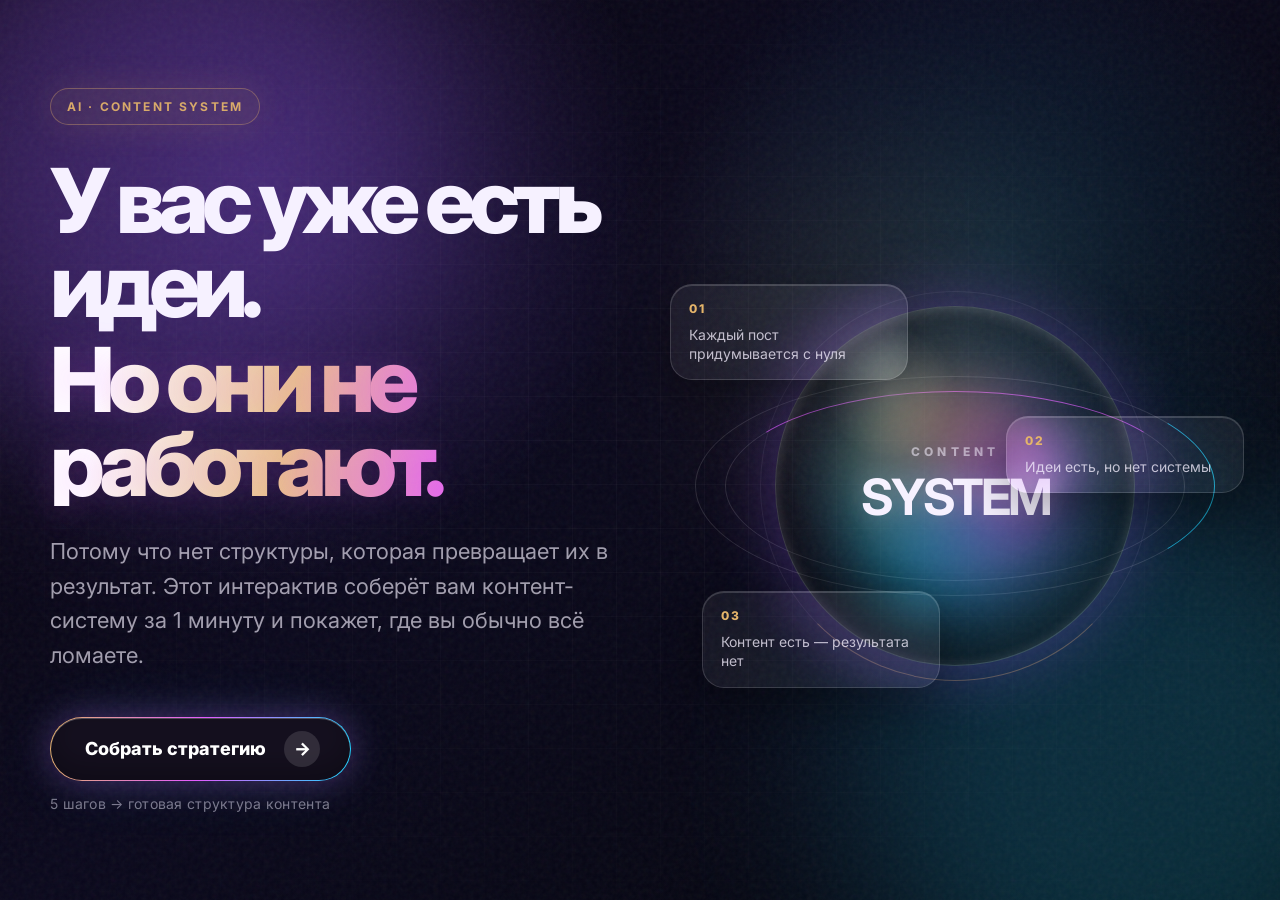
<file: index.html>
<!DOCTYPE html>
<html lang="ru">
<head>
  <meta charset="UTF-8" />
  <meta name="viewport" content="width=device-width, initial-scale=1.0" />
  <title>Контент-система</title>
  <link rel="stylesheet" href="styles.css" />
</head>
<body>
  <main class="hero">
    <div class="hero__bg">
      <div class="glow glow--violet"></div>
      <div class="glow glow--blue"></div>
      <div class="glow glow--gold"></div>
      <div class="grid-pattern"></div>
      <div class="noise"></div>
    </div>

    <section class="hero__content">
      <div class="hero__badge">AI · CONTENT SYSTEM</div>

      <div class="hero__layout">
        <div class="hero__text">
          <h1>
            У вас уже есть идеи.
            <span>Но они не работают.</span>
          </h1>

          <p class="hero__subtitle">
            Потому что нет структуры, которая превращает их в результат.
            Этот интерактив соберёт вам контент-систему за 1 минуту
            и покажет, где вы обычно всё ломаете.
          </p>

          <div class="hero__actions">
            <a class="hero__button" href="quiz.html">
              <span>Собрать стратегию</span>
              <span class="button-arrow">→</span>
            </a>
            <p class="hero__note">5 шагов → готовая структура контента</p>
          </div>
        </div>

        <div class="hero__visual" aria-hidden="true">
          <div class="orbit orbit--one"></div>
          <div class="orbit orbit--two"></div>
          <div class="orbit orbit--three"></div>

          <div class="system-core">
            <div class="core-light"></div>
            <div class="core-text">
              <span>CONTENT</span>
              <strong>SYSTEM</strong>
            </div>
          </div>

          <div class="float-card float-card--one">
            <span>01</span>
            Каждый пост придумывается с нуля
          </div>

          <div class="float-card float-card--two">
            <span>02</span>
            Идеи есть, но нет системы
          </div>

          <div class="float-card float-card--three">
            <span>03</span>
            Контент есть — результата нет
          </div>
        </div>
      </div>
    </section>
  </main>
</body>
</html>
</file>
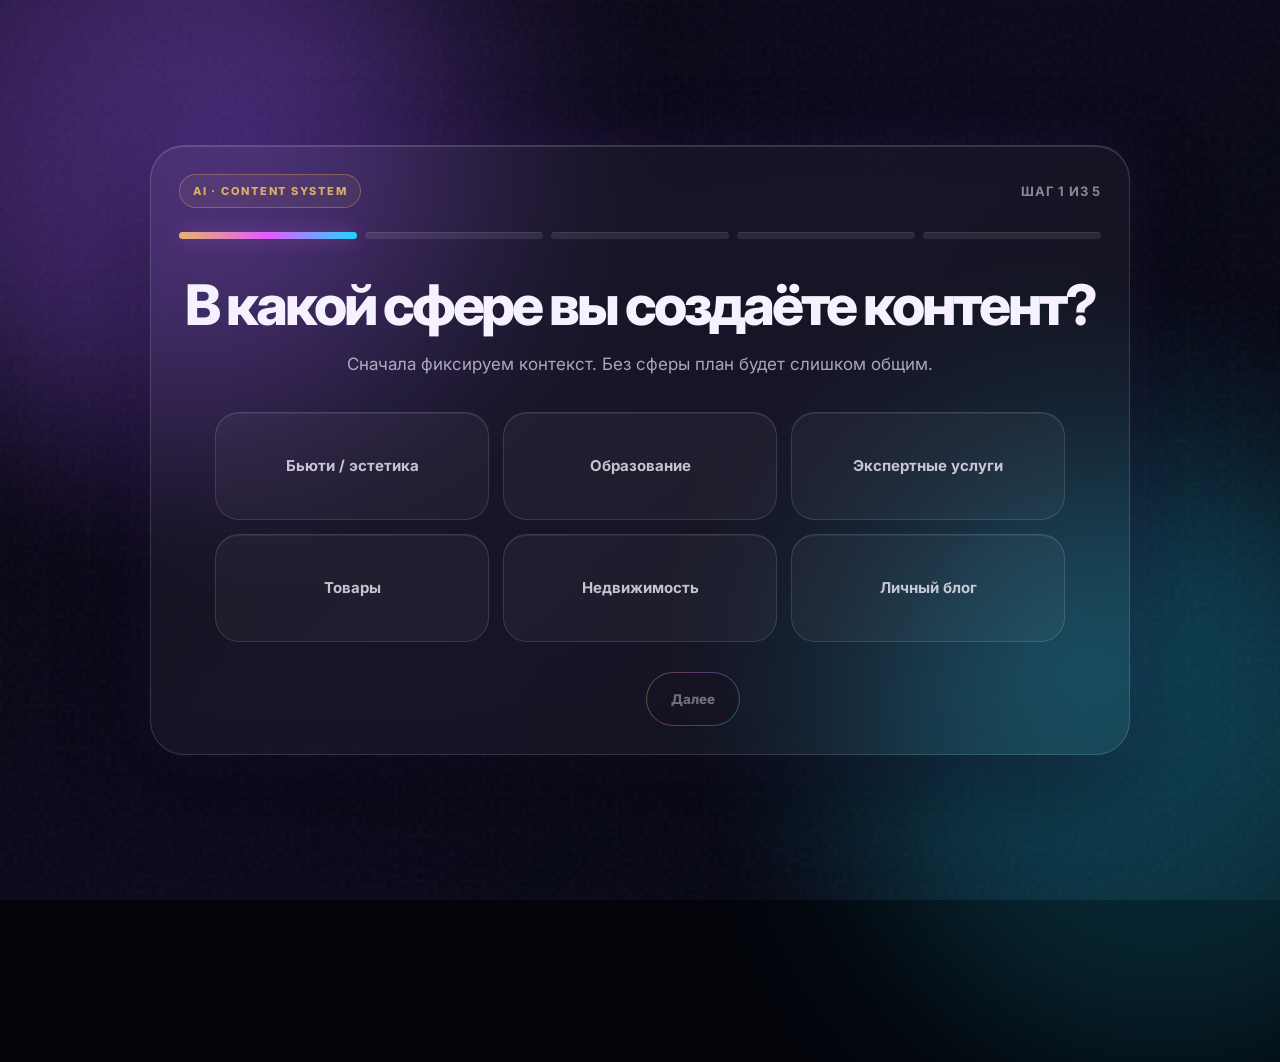
<file: quiz.html>
<!DOCTYPE html>
<html lang="ru">
<head>
  <meta charset="UTF-8" />
  <meta name="viewport" content="width=device-width, initial-scale=1.0" />
  <title>Контент-система — квиз</title>
  <style>
    @import url('https://fonts.googleapis.com/css2?family=Inter:wght@400;500;600;700;800&display=swap');
    :root{--bg:#03040a;--text:#f6f1ff;--muted:rgba(246,241,255,.66);--violet:#9b5cff;--pink:#e35bff;--blue:#20d6ff;--gold:#e4b46a}
    *{box-sizing:border-box}
    body{margin:0;min-height:100vh;font-family:Inter,system-ui,-apple-system,BlinkMacSystemFont,"Segoe UI",sans-serif;color:var(--text);background:var(--bg);overflow-x:hidden}
    .page{position:relative;min-height:100vh;padding:34px 20px;display:flex;align-items:center;justify-content:center;isolation:isolate}
    .bg,.glow,.grid,.noise{position:absolute;inset:0;pointer-events:none}.bg{z-index:-1;background:radial-gradient(circle at 18% 16%,rgba(155,92,255,.22),transparent 34%),radial-gradient(circle at 84% 74%,rgba(32,214,255,.16),transparent 32%),linear-gradient(135deg,#05020b 0%,#09071b 48%,#02040a 100%)}.glow{width:46vw;height:46vw;border-radius:999px;filter:blur(92px);opacity:.42;animation:drift 16s ease-in-out infinite alternate}.glow--one{top:-18%;left:-12%;background:rgba(155,92,255,.58)}.glow--two{inset:auto -14% -18% auto;background:rgba(32,214,255,.4);animation-duration:20s}.grid{background-image:linear-gradient(rgba(255,255,255,.043) 1px,transparent 1px),linear-gradient(90deg,rgba(255,255,255,.043) 1px,transparent 1px);background-size:44px 44px;mask-image:radial-gradient(ellipse 80% 70% at 50% 50%,#000 15%,transparent 100%);opacity:.58}.noise{opacity:.07;background-image:url("data:image/svg+xml,%3Csvg viewBox='0 0 220 220' xmlns='http://www.w3.org/2000/svg'%3E%3Cfilter id='n'%3E%3CfeTurbulence type='fractalNoise' baseFrequency='0.8' numOctaves='3' stitchTiles='stitch'/%3E%3C/filter%3E%3Crect width='220' height='220' filter='url(%23n)' opacity='0.7'/%3E%3C/svg%3E")}
    .quiz,.result{width:min(980px,100%);padding:28px;border-radius:34px;background:rgba(255,255,255,.04);border:1px solid rgba(255,255,255,.14);box-shadow:inset 0 1px 0 rgba(255,255,255,.15),0 30px 90px rgba(0,0,0,.42),0 0 60px rgba(155,92,255,.12);backdrop-filter:blur(20px);animation:appear .7s ease both}
    .top{display:flex;align-items:center;justify-content:space-between;gap:18px;margin-bottom:24px}.badge{width:fit-content;padding:9px 13px;border:1px solid rgba(228,180,106,.34);border-radius:999px;color:rgba(228,180,106,.95);background:rgba(228,180,106,.07);font-size:11px;font-weight:800;letter-spacing:.16em;text-transform:uppercase}.step-text{color:rgba(246,241,255,.52);font-size:13px;font-weight:700;letter-spacing:.06em;text-transform:uppercase}.progress{display:grid;grid-template-columns:repeat(5,1fr);gap:8px;margin-bottom:38px}.progress span{height:7px;border-radius:999px;background:rgba(255,255,255,.09);box-shadow:inset 0 1px 0 rgba(255,255,255,.08);overflow:hidden}.progress span.active,.progress span.done{background:linear-gradient(90deg,var(--gold),var(--pink),var(--blue));box-shadow:0 0 20px rgba(227,91,255,.35)}
    .content{text-align:center;animation:softIn .35s ease both}h1{margin:0;font-size:clamp(30px,4.8vw,56px);line-height:1.03;letter-spacing:-.055em;font-weight:800}.subtitle{margin:16px auto 0;max-width:650px;color:var(--muted);font-size:17px;line-height:1.6}.options{margin:34px auto 0;display:grid;grid-template-columns:repeat(3,1fr);gap:14px;max-width:850px}.option{min-height:108px;padding:20px;border-radius:24px;border:1px solid rgba(255,255,255,.12);background:rgba(255,255,255,.04);color:rgba(246,241,255,.78);display:flex;align-items:center;justify-content:center;text-align:center;cursor:pointer;transition:.25s ease;box-shadow:inset 0 1px 0 rgba(255,255,255,.08);font-weight:700;font-size:15px;font-family:inherit}.option:hover{transform:translateY(-3px);border-color:rgba(227,91,255,.48);color:#fff;box-shadow:0 0 34px rgba(227,91,255,.17)}.option.selected{color:#fff;border-color:rgba(227,91,255,.78);background:linear-gradient(rgba(255,255,255,.08),rgba(255,255,255,.05)) padding-box,linear-gradient(120deg,var(--gold),var(--pink),var(--blue)) border-box;box-shadow:0 0 32px rgba(227,91,255,.25),inset 0 1px 0 rgba(255,255,255,.16)}
    .actions{margin-top:30px;display:flex;align-items:center;justify-content:center;gap:14px;flex-wrap:wrap}button,.link-button,.telegram{border:none;text-decoration:none;font-family:inherit;cursor:pointer;transition:.25s ease}.btn{min-height:54px;padding:0 24px;border-radius:999px;font-weight:800;color:#fff}.btn-primary{background:linear-gradient(#15101f,#15101f) padding-box,linear-gradient(100deg,var(--gold),var(--pink),var(--blue)) border-box;border:1px solid transparent;box-shadow:inset 0 1px 0 rgba(255,255,255,.23),0 0 34px rgba(227,91,255,.22)}.btn-primary:disabled{opacity:.38;cursor:not-allowed;box-shadow:none}.btn-primary:not(:disabled):hover{transform:translateY(-2px) scale(1.02);box-shadow:inset 0 1px 0 rgba(255,255,255,.28),0 0 52px rgba(227,91,255,.34)}.btn-ghost{background:rgba(255,255,255,.055);border:1px solid rgba(255,255,255,.12);color:rgba(246,241,255,.7)}.btn-ghost:hover{color:#fff;border-color:rgba(255,255,255,.24);transform:translateY(-2px)}
    .result{width:min(1080px,100%)}.result-head{text-align:center;max-width:800px;margin:0 auto 28px}.result h1{margin-top:14px;background:linear-gradient(100deg,#fff 10%,#e9c38a 42%,#e35bff 76%,#20d6ff 100%);-webkit-background-clip:text;background-clip:text;color:transparent}.summary{margin:26px auto 0;max-width:860px;display:flex;flex-wrap:wrap;gap:10px;justify-content:center}.chip{padding:10px 14px;border-radius:999px;background:rgba(255,255,255,.055);border:1px solid rgba(255,255,255,.12);color:rgba(246,241,255,.72);font-size:13px}.chip b{color:#fff}.plan{margin-top:30px;display:grid;grid-template-columns:repeat(3,1fr);gap:16px}.plan-card,.risk-card,.cta-card{padding:24px;border-radius:28px;background:rgba(255,255,255,.045);border:1px solid rgba(255,255,255,.12);box-shadow:inset 0 1px 0 rgba(255,255,255,.09)}.plan-card{position:relative;overflow:hidden;min-height:248px}.plan-card::before{content:"";position:absolute;inset:0 0 auto 0;height:3px;background:linear-gradient(90deg,var(--gold),var(--pink),var(--blue));opacity:.82}.day{color:var(--gold);font-size:12px;font-weight:800;letter-spacing:.16em;text-transform:uppercase;margin-bottom:16px}.plan-card h3,.risk-card h2,.cta-card h3{margin:0 0 12px;letter-spacing:-.025em}.plan-card p,.risk-card p,.cta-card p{margin:0;color:rgba(246,241,255,.68);line-height:1.58;font-size:15px}.risk-card{margin-top:18px;background:linear-gradient(135deg,rgba(155,92,255,.15),rgba(227,91,255,.09),rgba(32,214,255,.08));border-color:rgba(227,91,255,.22);text-align:center}.cta-grid{margin-top:18px;display:grid;grid-template-columns:1fr 1fr;gap:16px}.cta-card{text-align:center}.cta-card .word{display:inline-flex;margin:8px 0 16px;padding:7px 12px;border-radius:999px;background:rgba(255,255,255,.08);color:#fff;font-weight:900;letter-spacing:.08em}.telegram{display:inline-flex;align-items:center;justify-content:center;min-height:52px;padding:0 20px;border-radius:999px;color:#fff;font-weight:800;background:linear-gradient(100deg,var(--violet),var(--pink));box-shadow:0 0 34px rgba(227,91,255,.22)}.telegram.alt{background:linear-gradient(100deg,var(--gold),var(--pink),var(--blue))}.telegram:hover{transform:translateY(-2px) scale(1.02);box-shadow:0 0 52px rgba(227,91,255,.34)}.micro-note{margin-top:13px;color:rgba(246,241,255,.55);font-size:13px;line-height:1.45}.micro-note span{color:rgba(246,241,255,.78)}.bottom-actions{margin-top:22px;display:flex;justify-content:center;gap:12px;flex-wrap:wrap}
    @keyframes appear{from{opacity:0;transform:translateY(24px);filter:blur(8px)}to{opacity:1;transform:translateY(0);filter:blur(0)}}@keyframes softIn{from{opacity:0;transform:scale(.98);filter:blur(6px)}to{opacity:1;transform:scale(1);filter:blur(0)}}@keyframes drift{from{transform:translate3d(0,0,0) scale(1)}to{transform:translate3d(42px,-26px,0) scale(1.08)}}
    @media(max-width:820px){.page{align-items:flex-start;padding:20px 14px 28px;min-height:100svh}.quiz,.result{padding:18px;border-radius:26px;background:rgba(255,255,255,.035)}.top{align-items:center;margin-bottom:18px}.badge{font-size:10px;letter-spacing:.12em;padding:8px 10px}.step-text{font-size:11px}.progress{margin-bottom:28px}h1{font-size:clamp(31px,9vw,42px)}.subtitle{font-size:15px;line-height:1.52}.options{grid-template-columns:1fr 1fr;gap:11px;margin-top:28px}.option{min-height:82px;border-radius:20px;font-size:15px;padding:14px 10px}.actions{margin-top:24px}.result-head{margin-bottom:22px}.summary{justify-content:flex-start}.chip{font-size:12px;padding:9px 11px}.plan,.cta-grid{grid-template-columns:1fr}.plan{gap:12px}.plan-card,.risk-card,.cta-card{border-radius:24px;padding:20px}.plan-card{min-height:auto}.plan-card p,.risk-card p,.cta-card p{font-size:14px}.telegram{width:100%}.bottom-actions .btn,.bottom-actions .link-button{width:100%;display:inline-flex;align-items:center;justify-content:center}}
    @media(max-width:430px){.page{padding:18px 10px 26px}.quiz,.result{border-radius:22px;padding:14px;border-left:0;border-right:0}.top{gap:8px}.progress{gap:6px}.options{gap:10px}.option{min-height:78px;font-size:14px}.btn{min-height:50px;padding:0 20px}.plan-card,.risk-card,.cta-card{padding:18px}}
  </style>
</head>
<body>
  <main class="page">
    <div class="bg"><div class="glow glow--one"></div><div class="glow glow--two"></div><div class="grid"></div><div class="noise"></div></div>
    <section class="quiz" id="quizBox">
      <div class="top"><div class="badge">AI · CONTENT SYSTEM</div><div class="step-text" id="stepText">Шаг 1 из 5</div></div>
      <div class="progress" id="progress"></div>
      <div class="content" id="content">
        <h1 id="question"></h1><p class="subtitle" id="subtitle"></p><div class="options" id="options"></div>
        <div class="actions"><button class="btn btn-ghost" id="backBtn" type="button">Назад</button><button class="btn btn-primary" id="nextBtn" type="button" disabled>Далее</button></div>
      </div>
    </section>
  </main>
  <script>
    const telegramUser="tatishablin";
    const steps=[
      {key:"niche",q:"В какой сфере вы создаёте контент?",subtitle:"Сначала фиксируем контекст. Без сферы план будет слишком общим.",options:["Бьюти / эстетика","Образование","Экспертные услуги","Товары","Недвижимость","Личный блог"]},
      {key:"goal",q:"Что сейчас важнее всего?",subtitle:"Цель задаёт логику контента: продавать, вовлекать, усиливать доверие или наводить порядок.",options:["Продажи","Аудитория","Экспертность","Темы"]},
      {key:"format",q:"Какой формат вам ближе?",subtitle:"Лучший формат — тот, который вы сможете делать регулярно, а не героически раз в месяц.",options:["Видео","Текст","Сторис","Карточки"]},
      {key:"platform",q:"Где вы публикуете контент?",subtitle:"Площадка влияет на подачу: Telegram любит смысл, Instagram — визуальный крючок, YouTube — удержание.",options:["Instagram","Telegram","YouTube","VK"]},
      {key:"problem",q:"Что чаще всего мешает?",subtitle:"Это покажет слабое место системы — там чаще всего и ломается результат.",options:["Нет идей","Нет времени","Нет структуры","Нет результата"]}
    ];
    let step=0;const answers={};const progress=document.getElementById("progress"),stepText=document.getElementById("stepText"),question=document.getElementById("question"),subtitle=document.getElementById("subtitle"),options=document.getElementById("options"),nextBtn=document.getElementById("nextBtn"),backBtn=document.getElementById("backBtn");
    function buildProgress(){progress.innerHTML="";steps.forEach((_,i)=>{const dot=document.createElement("span");if(i<step)dot.className="done";if(i===step)dot.className="active";progress.appendChild(dot)})}
    function render(){const current=steps[step];stepText.textContent=`Шаг ${step+1} из ${steps.length}`;question.textContent=current.q;subtitle.textContent=current.subtitle;options.innerHTML="";current.options.forEach(option=>{const card=document.createElement("button");card.type="button";card.className="option";card.textContent=option;if(answers[current.key]===option)card.classList.add("selected");card.addEventListener("click",()=>{answers[current.key]=option;document.querySelectorAll(".option").forEach(item=>item.classList.remove("selected"));card.classList.add("selected");nextBtn.disabled=false});options.appendChild(card)});nextBtn.textContent=step===steps.length-1?"Собрать результат":"Далее";nextBtn.disabled=!answers[current.key];backBtn.style.visibility=step===0?"hidden":"visible";buildProgress()}
    function getPlan(){const niche=answers.niche,format=answers.format,platform=answers.platform,goal=answers.goal;let day1={title:"Пост узнавания",text:`Покажите ситуацию из сферы «${niche}», в которой ваша аудитория узнает себя: сомнение, хаос, желание результата или усталость от попыток разобраться самостоятельно.`},day2={title:"Пост доверия",text:`Раскройте вашу логику через формат «${format}»: почему вы предлагаете именно такой подход, чем он отличается и какой результат помогает получить.`},day3={title:"Пост действия",text:`На площадке ${platform} дайте простой следующий шаг: написать вам, выбрать вариант, забрать материал или пройти мини-разбор.`};if(goal==="Продажи"){day1.title="Боль → решение";day2.title="Доверие через кейс";day3.title="Мягкий оффер"}if(goal==="Аудитория"){day1.title="Миф или жиза";day2.title="Личный взгляд";day3.title="Вовлекающий вопрос"}if(goal==="Экспертность"){day1.title="Ошибка аудитории";day2.title="Разбор логики";day3.title="Мини-инструкция"}if(goal==="Темы"){day1.title="Что волнует аудиторию";day2.title="3 угла подачи";day3.title="Серия контента"}return{day1,day2,day3}}
    function openTelegram(word){const message=encodeURIComponent(word);window.open(`https://t.me/${telegramUser}?text=${message}`,"_blank","noopener,noreferrer")}
    function showResult(){const plan=getPlan();document.querySelector(".page").innerHTML=`
      <div class="bg"><div class="glow glow--one"></div><div class="glow glow--two"></div><div class="grid"></div><div class="noise"></div></div>
      <section class="result">
        <div class="result-head"><div class="badge" style="margin:0 auto;">Ваша контент-система</div><h1>Основа стратегии готова</h1><p class="subtitle">Это не полный контент-план “под ключ”, а рабочая архитектура: от неё уже можно оттолкнуться, чтобы перестать начинать с чистого листа.</p>
          <div class="summary"><div class="chip">Сфера: <b>${answers.niche}</b></div><div class="chip">Фокус: <b>${answers.goal}</b></div><div class="chip">Формат: <b>${answers.format}</b></div><div class="chip">Площадка: <b>${answers.platform}</b></div><div class="chip">Стопор: <b>${answers.problem}</b></div></div>
        </div>
        <div class="plan"><article class="plan-card"><div class="day">День 1</div><h3>${plan.day1.title}</h3><p>${plan.day1.text}</p></article><article class="plan-card"><div class="day">День 2</div><h3>${plan.day2.title}</h3><p>${plan.day2.text}</p></article><article class="plan-card"><div class="day">День 3</div><h3>${plan.day3.title}</h3><p>${plan.day3.text}</p></article></div>
        <div class="risk-card"><h2>И вот где большинство всё ломает</h2><p>Этот план работает только если правильно упаковать подачу. В 90% случаев результат теряется не в идеях, а в первом экране, формулировке смысла и призыве к действию.</p></div>
        <div class="cta-grid">
          <article class="cta-card"><h3>Нужна быстрая вкусняшка?</h3><p>Напишите кодовое слово:</p><div class="word">ИДЕИ</div><p>и получите 10 тем, от которых можно оттолкнуться уже сегодня.</p><br><button class="telegram" type="button" onclick="openTelegram('ИДЕИ')">Получить 10 идей →</button></article>
          <article class="cta-card"><h3>Хотите понять, где всё может сломаться?</h3><p>Напишите кодовое слово:</p><div class="word">РАЗБОР</div><p>и получите разбор слабого места вашей контент-логики.</p><br><button class="telegram alt" type="button" onclick="openTelegram('РАЗБОР')">Понять, где всё ломается →</button><p class="micro-note">Не по шаблону —<br>разбор вашей системы<br><span>и того, где вы теряете результат</span></p></article>
        </div>
        <div class="bottom-actions"><button class="btn btn-ghost" type="button" onclick="location.reload()">Собрать другую стратегию</button><a class="btn btn-ghost link-button" href="index.html" style="display:inline-flex;align-items:center;">Вернуться на первый экран</a></div>
      </section>`}
    nextBtn.addEventListener("click",()=>{const key=steps[step].key;if(!answers[key])return;if(step===steps.length-1){showResult();return}step++;render()});
    backBtn.addEventListener("click",()=>{if(step===0)return;step--;render()});
    render();
  </script>
</body>
</html>
</file>
<file: styles.css>
@import url('https://fonts.googleapis.com/css2?family=Inter:wght@400;500;600;700;800&display=swap');

:root{--bg:#03040a;--text:#f6f1ff;--muted:rgba(246,241,255,.64);--violet:#9b5cff;--pink:#e35bff;--blue:#20d6ff;--gold:#e4b46a}
*{box-sizing:border-box}
html{scroll-behavior:smooth}
body{margin:0;min-height:100vh;font-family:Inter,system-ui,-apple-system,BlinkMacSystemFont,"Segoe UI",sans-serif;color:var(--text);background:var(--bg)}
.hero{position:relative;min-height:100vh;overflow:hidden;display:flex;align-items:center;padding:56px 24px;isolation:isolate}
.hero__bg,.glow,.grid-pattern,.noise{position:absolute;inset:0;pointer-events:none}
.hero__bg{z-index:-1;background:radial-gradient(circle at 20% 20%,rgba(155,92,255,.22),transparent 32%),radial-gradient(circle at 78% 28%,rgba(32,214,255,.13),transparent 28%),linear-gradient(135deg,#05020b 0%,#09071b 42%,#02040a 100%)}
.glow{width:46vw;height:46vw;border-radius:999px;filter:blur(90px);opacity:.44;animation:drift 14s ease-in-out infinite alternate}
.glow--violet{top:-14%;left:-10%;background:rgba(155,92,255,.58)}
.glow--blue{inset:auto -12% -18% auto;background:rgba(32,214,255,.42);animation-duration:18s}
.glow--gold{inset:18% 18% auto auto;width:26vw;height:26vw;background:rgba(228,180,106,.22);animation-duration:20s}
.grid-pattern{background-image:linear-gradient(rgba(255,255,255,.045) 1px,transparent 1px),linear-gradient(90deg,rgba(255,255,255,.045) 1px,transparent 1px);background-size:44px 44px;mask-image:radial-gradient(ellipse 70% 65% at 50% 50%,#000 16%,transparent 100%);opacity:.62}
.noise{opacity:.08;background-image:url("data:image/svg+xml,%3Csvg viewBox='0 0 220 220' xmlns='http://www.w3.org/2000/svg'%3E%3Cfilter id='n'%3E%3CfeTurbulence type='fractalNoise' baseFrequency='0.8' numOctaves='3' stitchTiles='stitch'/%3E%3C/filter%3E%3Crect width='220' height='220' filter='url(%23n)' opacity='0.7'/%3E%3C/svg%3E")}
.hero__content{width:min(1180px,100%);margin:0 auto}
.hero__badge{width:fit-content;margin-bottom:34px;padding:10px 16px;border:1px solid rgba(228,180,106,.34);border-radius:999px;color:rgba(228,180,106,.92);background:rgba(228,180,106,.07);letter-spacing:.18em;font-size:12px;font-weight:700;box-shadow:0 0 36px rgba(228,180,106,.12);animation:appear .8s ease both}
.hero__layout{display:grid;grid-template-columns:minmax(0,1.02fr) minmax(430px,.98fr);gap:58px;align-items:center}
.hero__text h1{margin:0;font-size:clamp(46px,7vw,92px);line-height:.94;letter-spacing:-.075em;font-weight:800;max-width:760px;animation:appear .8s ease .1s both}
.hero__text h1 span{display:block;margin-top:10px;background:linear-gradient(100deg,#fff 10%,#e9c38a 42%,#e35bff 76%,#20d6ff 100%);-webkit-background-clip:text;background-clip:text;color:transparent;text-shadow:0 0 32px rgba(227,91,255,.16)}
.hero__subtitle{margin:28px 0 0;max-width:650px;color:var(--muted);font-size:clamp(17px,2vw,22px);line-height:1.58;animation:appear .8s ease .25s both}
.hero__actions{margin-top:44px;animation:appear .8s ease .45s both}
.hero__button{position:relative;display:inline-flex;align-items:center;gap:18px;min-height:64px;padding:0 30px 0 34px;border-radius:999px;text-decoration:none;color:#fff;font-size:18px;font-weight:800;background:linear-gradient(#15101f,#15101f) padding-box,linear-gradient(100deg,var(--gold),var(--pink),var(--blue)) border-box;border:1px solid transparent;box-shadow:inset 0 1px 0 rgba(255,255,255,.25),inset 0 -12px 28px rgba(0,0,0,.28),0 0 34px rgba(227,91,255,.26),0 0 60px rgba(32,214,255,.13);overflow:hidden;transition:.25s ease}
.hero__button::before{content:"";position:absolute;inset:-80%;background:linear-gradient(110deg,transparent 35%,rgba(255,255,255,.34),transparent 65%);transform:translateX(-45%);animation:shine 3.6s ease-in-out infinite}
.hero__button span{position:relative;z-index:1}
.hero__button:hover{transform:translateY(-3px) scale(1.02);box-shadow:inset 0 1px 0 rgba(255,255,255,.32),inset 0 -12px 28px rgba(0,0,0,.28),0 0 44px rgba(227,91,255,.38),0 0 84px rgba(32,214,255,.2)}
.button-arrow{display:grid;place-items:center;width:36px;height:36px;border-radius:999px;background:rgba(255,255,255,.12)}
.hero__note{margin:14px 0 0;color:rgba(246,241,255,.48);font-size:14px;letter-spacing:.02em}
.hero__visual{position:relative;min-height:560px;display:grid;place-items:center;perspective:1000px;animation:appear .9s ease .3s both}
.system-core{position:relative;width:min(360px,72vw);aspect-ratio:1;border-radius:50%;display:grid;place-items:center;background:radial-gradient(circle at 32% 24%,rgba(255,255,255,.24),transparent 18%),radial-gradient(circle at 50% 50%,rgba(227,91,255,.22),rgba(32,214,255,.08) 42%,rgba(255,255,255,.035) 68%);border:1px solid rgba(255,255,255,.16);box-shadow:inset 0 2px 14px rgba(255,255,255,.18),inset 0 -32px 54px rgba(0,0,0,.32),0 0 70px rgba(155,92,255,.35);animation:float 7s ease-in-out infinite}
.core-light{position:absolute;inset:18%;border-radius:inherit;background:conic-gradient(from 90deg,var(--pink),var(--blue),var(--gold),var(--pink));filter:blur(30px);opacity:.42;animation:spin 12s linear infinite}
.core-text{position:relative;display:grid;gap:8px;text-align:center}.core-text span{color:rgba(246,241,255,.55);font-size:12px;letter-spacing:.34em;font-weight:800}.core-text strong{font-size:clamp(30px,4vw,50px);letter-spacing:-.06em;text-shadow:0 0 24px rgba(255,255,255,.22)}
.orbit{position:absolute;border-radius:50%;border:1px solid rgba(255,255,255,.13);transform-style:preserve-3d}.orbit--one{width:460px;height:190px;border-top-color:rgba(227,91,255,.7);filter:drop-shadow(0 0 12px rgba(227,91,255,.5));animation:orbitOne 12s linear infinite}.orbit--two{width:520px;height:220px;border-right-color:rgba(32,214,255,.7);filter:drop-shadow(0 0 12px rgba(32,214,255,.35));animation:orbitTwo 16s linear infinite reverse}.orbit--three{width:390px;height:390px;border-bottom-color:rgba(228,180,106,.62);opacity:.55;animation:spin 20s linear infinite}
.float-card{position:absolute;width:238px;padding:16px 18px;border:1px solid rgba(255,255,255,.15);border-radius:22px;color:rgba(246,241,255,.76);font-size:14px;line-height:1.36;background:rgba(255,255,255,.055);backdrop-filter:blur(18px);box-shadow:inset 0 1px 0 rgba(255,255,255,.16),0 18px 48px rgba(0,0,0,.32)}.float-card span{display:block;margin-bottom:8px;color:var(--gold);font-size:12px;font-weight:800;letter-spacing:.16em}.float-card--one{top:78px;left:-10px;animation:cardIn .8s ease .7s both,hoverSmall 6s ease-in-out 1.5s infinite}.float-card--two{top:210px;right:-14px;animation:cardIn .8s ease .95s both,hoverSmall 6.5s ease-in-out 1.7s infinite}.float-card--three{left:22px;bottom:78px;animation:cardIn .8s ease 1.2s both,hoverSmall 7s ease-in-out 2s infinite}
@keyframes appear{from{opacity:0;transform:translateY(24px);filter:blur(8px)}to{opacity:1;transform:translateY(0);filter:blur(0)}}@keyframes cardIn{from{opacity:0;transform:translateY(18px) scale(.96);filter:blur(8px)}to{opacity:1;transform:translateY(0) scale(1);filter:blur(0)}}@keyframes hoverSmall{0%,100%{transform:translateY(0)}50%{transform:translateY(-9px)}}@keyframes float{0%,100%{transform:translateY(0) rotateX(0)}50%{transform:translateY(-16px) rotateX(5deg)}}@keyframes spin{to{transform:rotate(360deg)}}@keyframes orbitOne{from{transform:rotateX(68deg) rotateZ(0)}to{transform:rotateX(68deg) rotateZ(360deg)}}@keyframes orbitTwo{from{transform:rotateX(72deg) rotateY(-18deg) rotateZ(0)}to{transform:rotateX(72deg) rotateY(-18deg) rotateZ(360deg)}}@keyframes shine{0%,40%{transform:translateX(-45%)}68%,100%{transform:translateX(45%)}}@keyframes drift{from{transform:translate3d(0,0,0) scale(1)}to{transform:translate3d(46px,-28px,0) scale(1.08)}}
@media(max-width:980px){.hero{padding:36px 18px 52px;align-items:flex-start}.hero__layout{grid-template-columns:1fr;gap:34px}.hero__badge{margin-left:auto;margin-right:auto;margin-bottom:24px}.hero__text{text-align:center}.hero__subtitle{margin-left:auto;margin-right:auto}.hero__visual{min-height:470px}.float-card--one{left:0;top:42px}.float-card--two{right:0;top:190px}.float-card--three{left:24px;bottom:36px}}
@media(max-width:620px){.hero{min-height:100svh;padding:42px 22px 34px}.hero__layout{gap:22px}.hero__text h1{font-size:clamp(42px,12.5vw,64px);letter-spacing:-.08em}.hero__subtitle{font-size:17px}.hero__button{width:100%;justify-content:center}.hero__visual{min-height:420px;transform:scale(.92);margin-top:-12px}.system-core{width:255px}.orbit--one{width:330px;height:140px}.orbit--two{width:360px;height:160px}.orbit--three{width:285px;height:285px}.float-card{width:min(220px,82vw);font-size:13px}.float-card--one,.float-card--two,.float-card--three{left:50%;transform:translateX(-50%);animation-name:cardIn}.float-card--one{top:0}.float-card--two{top:305px}.float-card--three{bottom:0}}
</file>
